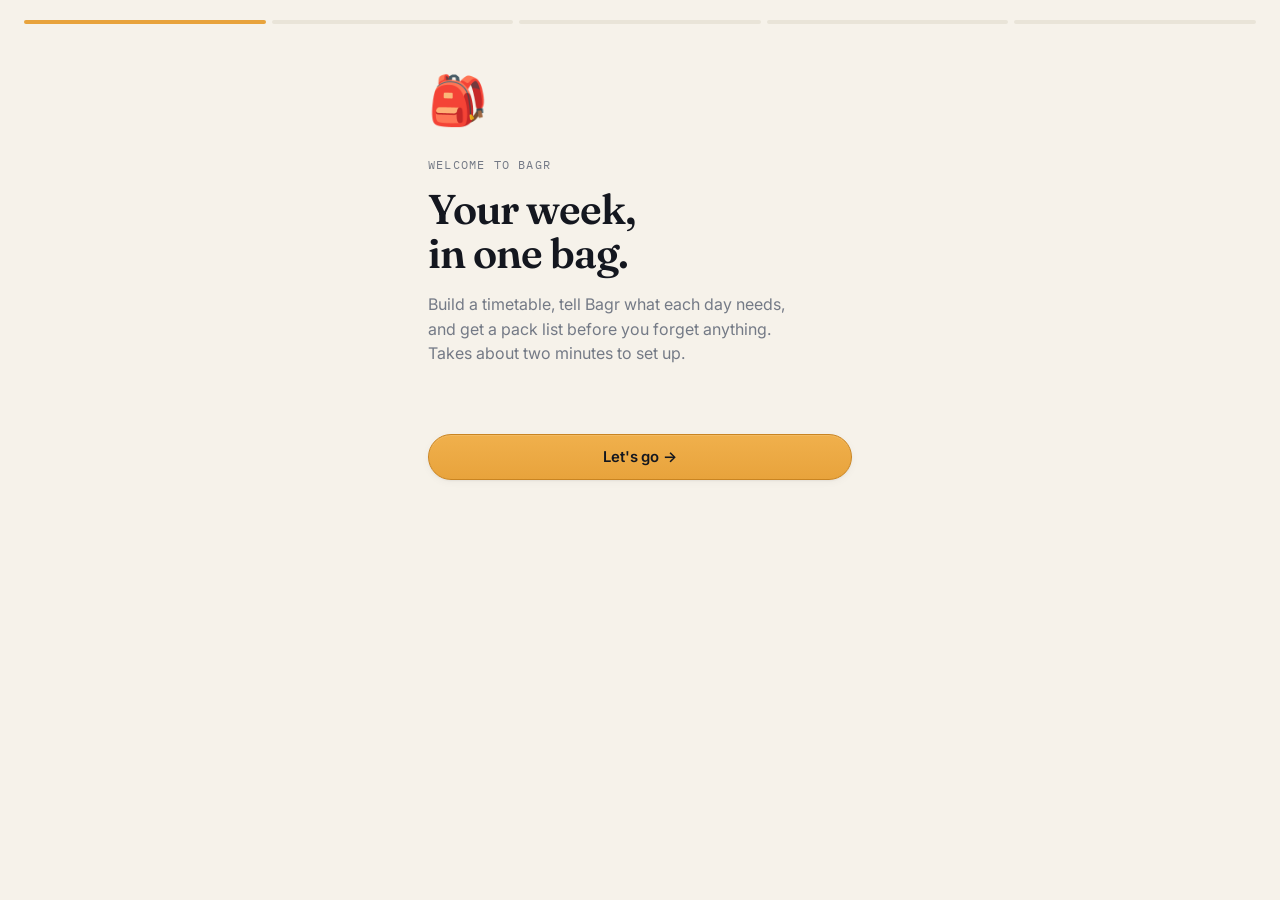
<file: onboarding.html>
<!DOCTYPE html>
<html lang="en">
<head>
<meta charset="UTF-8">
<meta name="viewport" content="width=device-width, initial-scale=1.0, viewport-fit=cover">
<title>Get started — Bagr</title>
<link rel="apple-touch-icon" href="logo-180.png">
<link rel="icon" href="logo-32.png">
<link rel="manifest" href="manifest.json">
<meta name="apple-mobile-web-app-capable" content="yes">
<meta name="apple-mobile-web-app-status-bar-style" content="black">
<meta name="apple-mobile-web-app-title" content="Bagr">
<link rel="apple-touch-startup-image" href="splash/apple-splash-640x1136.png" media="(device-width: 320px) and (device-height: 568px) and (-webkit-device-pixel-ratio: 2) and (orientation: portrait)">
<link rel="apple-touch-startup-image" href="splash/apple-splash-750x1334.png" media="(device-width: 375px) and (device-height: 667px) and (-webkit-device-pixel-ratio: 2) and (orientation: portrait)">
<link rel="apple-touch-startup-image" href="splash/apple-splash-1242x2208.png" media="(device-width: 414px) and (device-height: 736px) and (-webkit-device-pixel-ratio: 3) and (orientation: portrait)">
<link rel="apple-touch-startup-image" href="splash/apple-splash-1125x2436.png" media="(device-width: 375px) and (device-height: 812px) and (-webkit-device-pixel-ratio: 3) and (orientation: portrait)">
<link rel="apple-touch-startup-image" href="splash/apple-splash-828x1792.png" media="(device-width: 414px) and (device-height: 896px) and (-webkit-device-pixel-ratio: 2) and (orientation: portrait)">
<link rel="apple-touch-startup-image" href="splash/apple-splash-1242x2688.png" media="(device-width: 414px) and (device-height: 896px) and (-webkit-device-pixel-ratio: 3) and (orientation: portrait)">
<link rel="apple-touch-startup-image" href="splash/apple-splash-1170x2532.png" media="(device-width: 390px) and (device-height: 844px) and (-webkit-device-pixel-ratio: 3) and (orientation: portrait)">
<link rel="apple-touch-startup-image" href="splash/apple-splash-1284x2778.png" media="(device-width: 428px) and (device-height: 926px) and (-webkit-device-pixel-ratio: 3) and (orientation: portrait)">
<link rel="apple-touch-startup-image" href="splash/apple-splash-1179x2556.png" media="(device-width: 393px) and (device-height: 852px) and (-webkit-device-pixel-ratio: 3) and (orientation: portrait)">
<link rel="apple-touch-startup-image" href="splash/apple-splash-1290x2796.png" media="(device-width: 430px) and (device-height: 932px) and (-webkit-device-pixel-ratio: 3) and (orientation: portrait)">
<link rel="apple-touch-startup-image" href="splash/apple-splash-1206x2622.png" media="(device-width: 402px) and (device-height: 874px) and (-webkit-device-pixel-ratio: 3) and (orientation: portrait)">
<link rel="apple-touch-startup-image" href="splash/apple-splash-1320x2868.png" media="(device-width: 440px) and (device-height: 956px) and (-webkit-device-pixel-ratio: 3) and (orientation: portrait)">
<meta name="theme-color" content="#171B24">
<link rel="stylesheet" href="shared.css?v=5">
<style>
  body { min-height: 100vh; display: flex; flex-direction: column; }
  .progress { display: flex; gap: 6px; padding: 1.25rem 1.5rem 0; }
  .dot { height: 4px; flex: 1; border-radius: 2px; background: var(--paper-dim); }
  .dot.done, .dot.active { background: var(--amber); }
  .ob-content { flex: 1; padding: 2.5rem 1.75rem 1rem; max-width: 480px; margin: 0 auto; width: 100%; }
  .ob-icon { font-size: 3rem; margin-bottom: 1.25rem; }
  .eyebrow { font-family: var(--mono); font-size: 0.75rem; text-transform: uppercase; letter-spacing: 0.1em; color: var(--slate); margin-bottom: 0.9rem; }
  .ob-content h1 { font-size: clamp(2rem, 7vw, 2.6rem); line-height: 1.05; margin-bottom: 1rem; }
  .ob-sub { color: var(--slate); font-size: 1rem; line-height: 1.55; margin-bottom: 1.75rem; max-width: 38ch; }
  .step { display: none; }
  .step.active { display: block; }

  .week-choice { display: flex; gap: 0.75rem; margin-bottom: 0.5rem; }
  .week-choice button {
    flex: 1; padding: 0.9rem; border: 2px solid var(--ink); border-radius: var(--radius);
    background: white; font-weight: 700; font-family: var(--body); cursor: pointer;
  }
  .week-choice button.selected { background: var(--amber); }

  .chip-row { display: flex; flex-wrap: wrap; gap: 0.6rem; margin: 1rem 0; min-height: 2rem; }
  .chip {
    display: inline-flex; align-items: center; gap: 0.4rem;
    border: 2px solid var(--ink); border-radius: 999px; padding: 0.4rem 0.5rem 0.4rem 0.75rem;
    font-weight: 600; font-size: 0.85rem; background: white;
  }
  .chip button { background: none; border: none; color: var(--slate); cursor: pointer; font-size: 0.9rem; padding: 0; }
  .add-row { display: flex; gap: 0.6rem; }
  .add-row input {
    flex: 1; padding: 0.7rem 1rem; border: 2px dashed var(--slate); border-radius: 999px;
    font-family: var(--body); font-size: 0.9rem; background: transparent;
  }
  .add-row input:focus { outline: none; border-color: var(--ink); border-style: solid; }
  .add-row button { padding: 0.7rem 1.1rem; border: 2px solid var(--ink); border-radius: 999px; background: var(--ink); color: var(--paper); font-weight: 600; cursor: pointer; }

  .ob-footer { padding: 1.5rem 1.75rem 3rem; max-width: 480px; margin: 0 auto; width: 100%; }
  .ob-footer .btn { width: 100%; justify-content: center; margin-bottom: 0.75rem; }
  .ob-skip { display: block; text-align: center; font-family: var(--mono); font-size: 0.75rem; text-transform: uppercase; letter-spacing: 0.05em; color: var(--slate); background: none; border: none; cursor: pointer; width: 100%; }
</style>
</head>
<body>

<div class="progress" id="progress"></div>

<!-- Step 1: Welcome -->
<div class="step active" data-step="1">
  <div class="ob-content">
    <div class="ob-icon">🎒</div>
    <div class="eyebrow">Welcome to Bagr</div>
    <h1>Your week,<br>in one bag.</h1>
    <p class="ob-sub">Build a timetable, tell Bagr what each day needs, and get a pack list before you forget anything. Takes about two minutes to set up.</p>
  </div>
  <div class="ob-footer">
    <button class="btn amber" onclick="goTo(2)">Let's go →</button>
  </div>
</div>

<!-- Step 2: A/B weeks -->
<div class="step" data-step="2">
  <div class="ob-content">
    <div class="eyebrow">Step 2 of 5</div>
    <h1>Rotating<br>timetable?</h1>
    <p class="ob-sub">Some schools alternate between two weeks — Week A and Week B. Does yours?</p>
    <div id="week-picker" style="display:none;">
      <p class="label" style="margin-bottom:0.6rem;">This week is currently...</p>
      <div class="week-choice">
        <button id="week-a-btn" onclick="pickWeek('A')">Week A</button>
        <button id="week-b-btn" onclick="pickWeek('B')">Week B</button>
      </div>
    </div>
  </div>
  <div class="ob-footer">
    <button class="btn amber" id="ab-continue-btn" onclick="confirmAbWeeks()" style="display:none;">Save & continue →</button>
    <button class="btn" onclick="showWeekPicker()">Yes, we alternate</button>
    <button class="btn outline" onclick="draft.hasAbWeeks=false; goTo(3)">No, just one timetable</button>
  </div>
</div>

<!-- Step 3: Bags -->
<div class="step" data-step="3">
  <div class="ob-content">
    <div class="eyebrow">Step 3 of 5 · optional</div>
    <h1>Got more<br>than one bag?</h1>
    <p class="ob-sub">School bag, gym kit, work bag — if you juggle a few, Bagr can keep them separate. Add one now, or skip and do it later.</p>
    <div class="add-row">
      <input id="bag-input" placeholder="e.g. Gym bag" maxlength="30">
      <button onclick="addBagDraft()">Add</button>
    </div>
    <div class="chip-row" id="bag-chips"></div>
  </div>
  <div class="ob-footer">
    <button class="btn amber" onclick="goTo(4)">Continue →</button>
    <button class="ob-skip" onclick="goTo(4)">Skip for now</button>
  </div>
</div>

<!-- Step 4: Items -->
<div class="step" data-step="4">
  <div class="ob-content">
    <div class="eyebrow">Step 4 of 5 · optional</div>
    <h1>Add a few<br>things you carry</h1>
    <p class="ob-sub">Calculator, textbook, trainers — whatever you're always shuffling between home and your bag. Add more anytime.</p>
    <div class="add-row">
      <input id="item-input" placeholder="e.g. Gym shoes">
      <button onclick="addItemDraft()">Add</button>
    </div>
    <div class="chip-row" id="item-chips"></div>
  </div>
  <div class="ob-footer">
    <button class="btn amber" onclick="goTo(5)">Continue →</button>
    <button class="ob-skip" onclick="goTo(5)">Skip for now</button>
  </div>
</div>

<!-- Step 5: Hand-off to sign up -->
<div class="step" data-step="5">
  <div class="ob-content">
    <div class="ob-icon">📅</div>
    <div class="eyebrow">Last step</div>
    <h1>Save your<br>setup</h1>
    <p class="ob-sub">Create an account and everything you just set up will be waiting for you — plus you'll be ready to build out the rest of your timetable.</p>
  </div>
  <div class="ob-footer">
    <button class="btn amber" onclick="finishOnboarding()">Continue to Sign Up →</button>
  </div>
</div>

<script>
  let currentStep = 1;
  const draft = { hasAbWeeks: null, abWeekLetter: null, bagNames: [], itemNames: [] };

  function renderProgress() {
    const p = document.getElementById('progress');
    p.innerHTML = [1,2,3,4,5].map(n =>
      `<div class="dot ${n < currentStep ? 'done' : n === currentStep ? 'active' : ''}"></div>`
    ).join('');
  }

  function goTo(step) {
    document.querySelectorAll('.step').forEach(s => s.classList.remove('active'));
    document.querySelector(`.step[data-step="${step}"]`).classList.add('active');
    currentStep = step;
    renderProgress();
  }

  function showWeekPicker() {
    document.getElementById('week-picker').style.display = 'block';
    document.getElementById('ab-continue-btn').style.display = 'flex';
  }
  function pickWeek(letter) {
    draft.abWeekLetter = letter;
    document.getElementById('week-a-btn').classList.toggle('selected', letter === 'A');
    document.getElementById('week-b-btn').classList.toggle('selected', letter === 'B');
  }
  function confirmAbWeeks() {
    if (!draft.abWeekLetter) { pickWeek('A'); }
    draft.hasAbWeeks = true;
    goTo(3);
  }

  function addBagDraft() {
    const input = document.getElementById('bag-input');
    const name = input.value.trim();
    if (!name) return;
    draft.bagNames.push(name);
    input.value = '';
    renderBagChips();
  }
  function renderBagChips() {
    document.getElementById('bag-chips').innerHTML = draft.bagNames.map((name, i) => `
      <span class="chip">${name} <button onclick="removeBagDraft(${i})">&times;</button></span>
    `).join('');
  }
  function removeBagDraft(i) {
    draft.bagNames.splice(i, 1);
    renderBagChips();
  }

  function addItemDraft() {
    const input = document.getElementById('item-input');
    const name = input.value.trim();
    if (!name) return;
    draft.itemNames.push(name);
    input.value = '';
    renderItemChips();
  }
  function renderItemChips() {
    document.getElementById('item-chips').innerHTML = draft.itemNames.map((name, i) => `
      <span class="chip">${name} <button onclick="removeItemDraft(${i})">&times;</button></span>
    `).join('');
  }
  function removeItemDraft(i) {
    draft.itemNames.splice(i, 1);
    renderItemChips();
  }

  function finishOnboarding() {
    sessionStorage.setItem('bagr_onboarding_draft', JSON.stringify(draft));
    window.location.href = 'login.html?mode=signup';
  }

  renderProgress();
</script>

</body>
</html>
</file>
<file: shared.css>
/* ===== Bagr — design tokens (premium pass) ===== */
@import url('https://fonts.googleapis.com/css2?family=Fraunces:opsz,wght@9..144,500;9..144,600;9..144,700&family=IBM+Plex+Mono:wght@400;500&family=Inter:wght@400;500;600&display=swap');

:root {
  --ink: #14171F;
  --ink-soft: #1E232E;
  --paper: #F6F2EA;
  --paper-dim: #E9E4D8;
  --surface: #FFFDF9;
  --amber: #E8A33C;
  --amber-deep: #C98421;
  --stamp: #B8402B;
  --slate: #747A86;
  --line: rgba(20,23,31,0.10);
  --line-strong: rgba(20,23,31,0.18);
  --line-on-ink: rgba(246,242,234,0.12);
  --shadow-sm: 0 1px 2px rgba(20,23,31,0.05), 0 2px 8px rgba(20,23,31,0.04);
  --shadow-md: 0 2px 4px rgba(20,23,31,0.04), 0 12px 32px rgba(20,23,31,0.08);
  --shadow-lg: 0 4px 8px rgba(20,23,31,0.05), 0 30px 70px rgba(20,23,31,0.16);

  --display: 'Fraunces', Georgia, serif;
  --mono: 'IBM Plex Mono', ui-monospace, monospace;
  --body: 'Inter', system-ui, sans-serif;
  --radius: 14px;
}

* { box-sizing: border-box; }
html { scroll-behavior: smooth; }
body {
  margin: 0; background: var(--paper); color: var(--ink);
  font-family: var(--body); line-height: 1.5;
  -webkit-font-smoothing: antialiased; text-rendering: optimizeLegibility;
}
h1, h2, h3 { font-family: var(--display); font-weight: 600; letter-spacing: -0.025em; margin: 0; }
.eyebrow, .manifest, .tag-mono { font-family: var(--mono); }
a { color: inherit; }
button { font-family: var(--body); cursor: pointer; }
::selection { background: var(--amber); color: var(--ink); }

.perf { border: none; border-top: 1px dashed var(--slate); opacity: 0.4; margin: 0; }
.perf-ink { border-top-color: var(--paper-dim); opacity: 0.35; }
.stripe { height: 3px; background: linear-gradient(90deg, var(--amber), transparent 70%); }

/* Buttons */
.btn {
  display: inline-flex; align-items: center; gap: 0.5rem;
  padding: 0.8rem 1.4rem; border-radius: 999px;
  border: 1px solid var(--ink); background: var(--ink); color: var(--paper);
  font-weight: 500; font-size: 0.93rem; letter-spacing: -0.005em; text-decoration: none;
  box-shadow: var(--shadow-sm), inset 0 1px 0 rgba(255,255,255,0.12);
  transition: transform 0.18s ease, box-shadow 0.18s ease, background 0.18s ease;
}
.btn:hover { transform: translateY(-1px); box-shadow: var(--shadow-md), inset 0 1px 0 rgba(255,255,255,0.12); }
.btn:active { transform: translateY(0); }
.btn.outline { background: transparent; color: var(--ink); border-color: var(--line-strong); box-shadow: none; }
.btn.outline:hover { background: var(--surface); border-color: var(--ink); }
.btn.amber { background: linear-gradient(180deg, #F0B04C, var(--amber)); border-color: var(--amber-deep); color: var(--ink); font-weight: 600; }
.btn.sm { padding: 0.55rem 1.1rem; font-size: 0.85rem; }

:focus-visible { outline: 2px solid var(--amber); outline-offset: 3px; }
@media (prefers-reduced-motion: reduce) { * { animation: none !important; transition: none !important; } }

/* App shell */
.app-shell { min-height: 100vh; display: flex; flex-direction: column; }
.app-nav {
  display: grid; grid-template-columns: 44px 1fr 44px; align-items: center;
  padding: calc(0.9rem + env(safe-area-inset-top)) 1.25rem 0.9rem;
  border-bottom: 1px solid var(--line);
  background: rgba(246,242,234,0.82);
  -webkit-backdrop-filter: saturate(1.4) blur(14px); backdrop-filter: saturate(1.4) blur(14px);
  position: sticky; top: 0; z-index: 5;
}
.app-nav .logo-mark { font-family: var(--display); font-weight: 600; font-size: 1.35rem; letter-spacing: -0.03em; text-align: center; text-decoration: none; color: var(--ink); }
.app-nav .logo-mark .dot { color: var(--amber); }
.hamburger { background: none; border: none; padding: 0.5rem; display: flex; flex-direction: column; gap: 5px; }
.hamburger span { width: 18px; height: 1.5px; background: var(--ink); display: block; border-radius: 2px; }

.drawer-overlay { position: fixed; inset: 0; background: rgba(20,23,31,0.4); -webkit-backdrop-filter: blur(3px); backdrop-filter: blur(3px); opacity: 0; pointer-events: none; transition: opacity 0.25s ease; z-index: 20; }
.drawer-overlay.open { opacity: 1; pointer-events: auto; }
.drawer {
  position: fixed; top: 0; left: 0; bottom: 0; width: 290px; height: 100dvh;
  background: var(--ink); color: var(--paper); box-shadow: var(--shadow-lg);
  transform: translateX(-100%); transition: transform 0.3s cubic-bezier(.2,.8,.2,1); z-index: 21;
  padding: calc(1.5rem + env(safe-area-inset-top)) 1.1rem calc(1.5rem + env(safe-area-inset-bottom));
  overflow-y: auto;
}
.drawer.open { transform: translateX(0); }
.drawer-close { background: none; border: none; color: var(--paper); font-size: 1.5rem; position: absolute; top: calc(1.2rem + env(safe-area-inset-top)); right: 1.25rem; line-height: 1; opacity: 0.7; }
.drawer-dot { width: 8px; height: 8px; border-radius: 50%; background: var(--amber); box-shadow: 0 0 14px var(--amber); margin: 0 0 2.5rem 0.4rem; }
.drawer-label { font-family: var(--mono); font-size: 0.68rem; text-transform: uppercase; letter-spacing: 0.1em; color: var(--slate); margin: 0 0 0.9rem 0.4rem; }
.drawer-link { display: flex; align-items: center; gap: 0.75rem; padding: 0.8rem 0.9rem; border-radius: 12px; color: rgba(246,242,234,0.85); text-decoration: none; font-weight: 500; font-size: 0.93rem; margin-bottom: 0.2rem; transition: background 0.15s ease; }
.drawer-link svg { flex-shrink: 0; opacity: 0.8; }
.drawer-link.active { background: var(--amber); color: var(--ink); }
.drawer-link:not(.active):hover { background: var(--ink-soft); }

.app-main { flex: 1; padding: 2.5rem 1.5rem 5rem; max-width: 880px; margin: 0 auto; width: 100%; }
.app-main h1 { letter-spacing: -0.03em; }

.card { background: var(--surface); border: 1px solid var(--line); border-radius: var(--radius); padding: 1.4rem; box-shadow: var(--shadow-sm); }
.empty-state { border: 1px dashed var(--line-strong); border-radius: var(--radius); padding: 2.75rem 1.75rem; text-align: center; background: rgba(255,253,249,0.5); }
.empty-state .icon { font-size: 2rem; margin-bottom: 1rem; }
.empty-state h3 { font-size: 1.4rem; margin-bottom: 0.5rem; }
.empty-state p { color: var(--slate); margin-bottom: 1.5rem; }
.label { font-family: var(--mono); font-size: 0.68rem; text-transform: uppercase; letter-spacing: 0.1em; color: var(--slate); }

/* Premium overrides for page-level styles: thinner borders, softer depth.
   !important here is deliberate — it beats the per-page <style> blocks. */
.slot, .item-row, .modal, .onboard-modal, .login-card, .bag-chip, .chip, .toggle, .bag-select,
.week-tab, .slot-row, .plan-card, .status-banner, .week-choice button, .add-slot-btn {
  border-width: 1px !important; border-color: var(--line-strong) !important;
}
.slot, .item-row, .slot-row, .bag-chip, .chip { box-shadow: var(--shadow-sm); background: var(--surface) !important; }
.modal, .onboard-modal, .login-card { box-shadow: var(--shadow-lg); border-radius: 20px !important; }
.modal input, .modal select, .pw-form input, .magic-form input, .add-row input, .app-main select, .app-main textarea, .onboard-modal select {
  border-width: 1px !important; border-color: var(--line-strong) !important; background: var(--surface) !important;
}
.modal input:focus, .pw-form input:focus, .magic-form input:focus, .add-row input:focus, .app-main textarea:focus {
  outline: none; border-color: var(--amber-deep) !important; box-shadow: 0 0 0 4px rgba(232,163,60,0.18);
}
.week-tab.active, .toggle button.active.home, .week-choice button.selected { background: var(--amber) !important; }
.plan-card.ultimate { border-color: var(--ink) !important; background: var(--ink) !important; }
.plan-card.plus { border-color: var(--amber) !important; }
.stub { border-radius: 18px !important; box-shadow: var(--shadow-lg) !important; }
.stub-day { letter-spacing: -0.02em; }
.item-chip, .nl-example-chip { border: 1px solid var(--line) !important; }

/* In-app launch splash */
#launch-splash { position: fixed; inset: 0; z-index: 999; background: var(--paper); display: flex; align-items: center; justify-content: center; transition: opacity 0.35s ease; }
#launch-splash.hide { opacity: 0; pointer-events: none; }
#launch-splash .ls-wordmark { font-family: var(--display); font-weight: 600; font-size: 11vw; color: var(--ink); letter-spacing: -0.03em; line-height: 1; display: flex; align-items: flex-end; }
#launch-splash .ls-wordmark .dot { color: var(--amber); }
#launch-splash .ls-sticker { position: absolute; filter: drop-shadow(0 1.2vw 1.6vw rgba(20,23,31,0.18)); }
#launch-splash .ls-sticker svg { width: 100%; height: 100%; display: block; }
</file>
